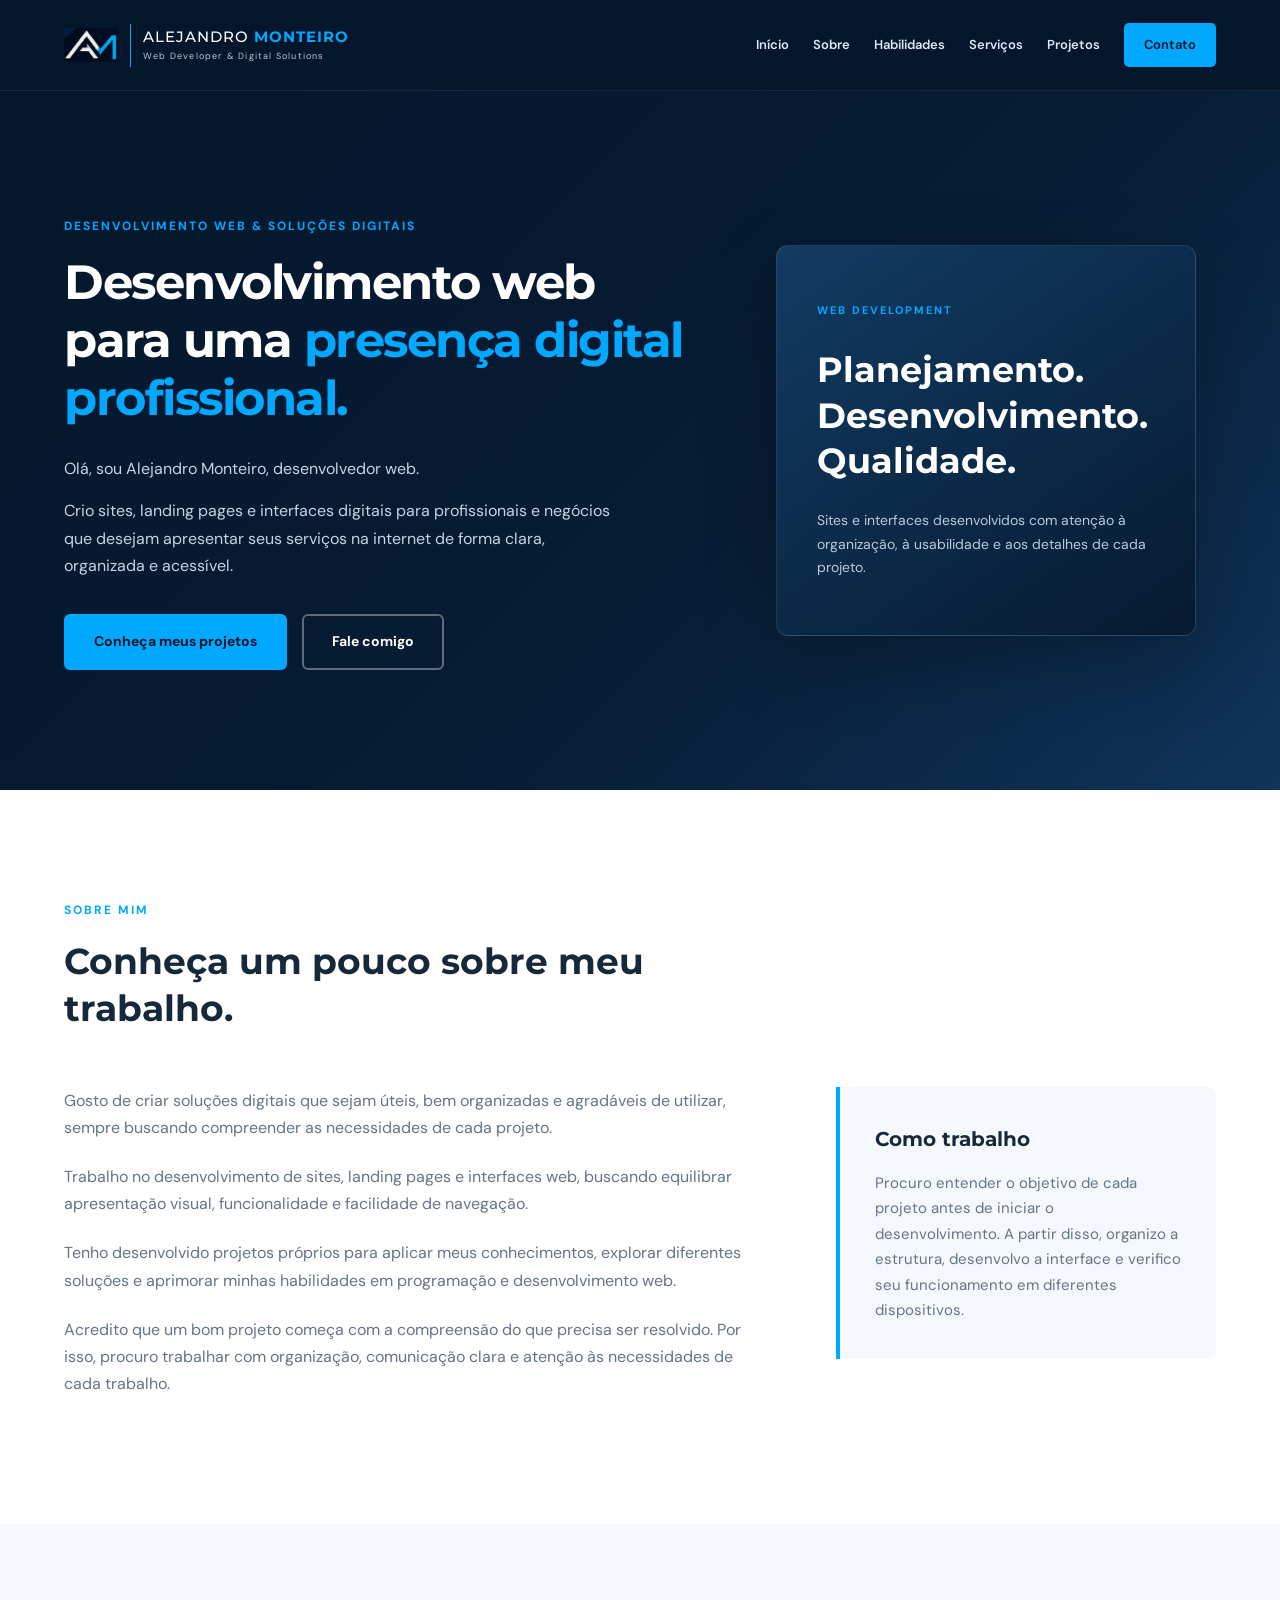
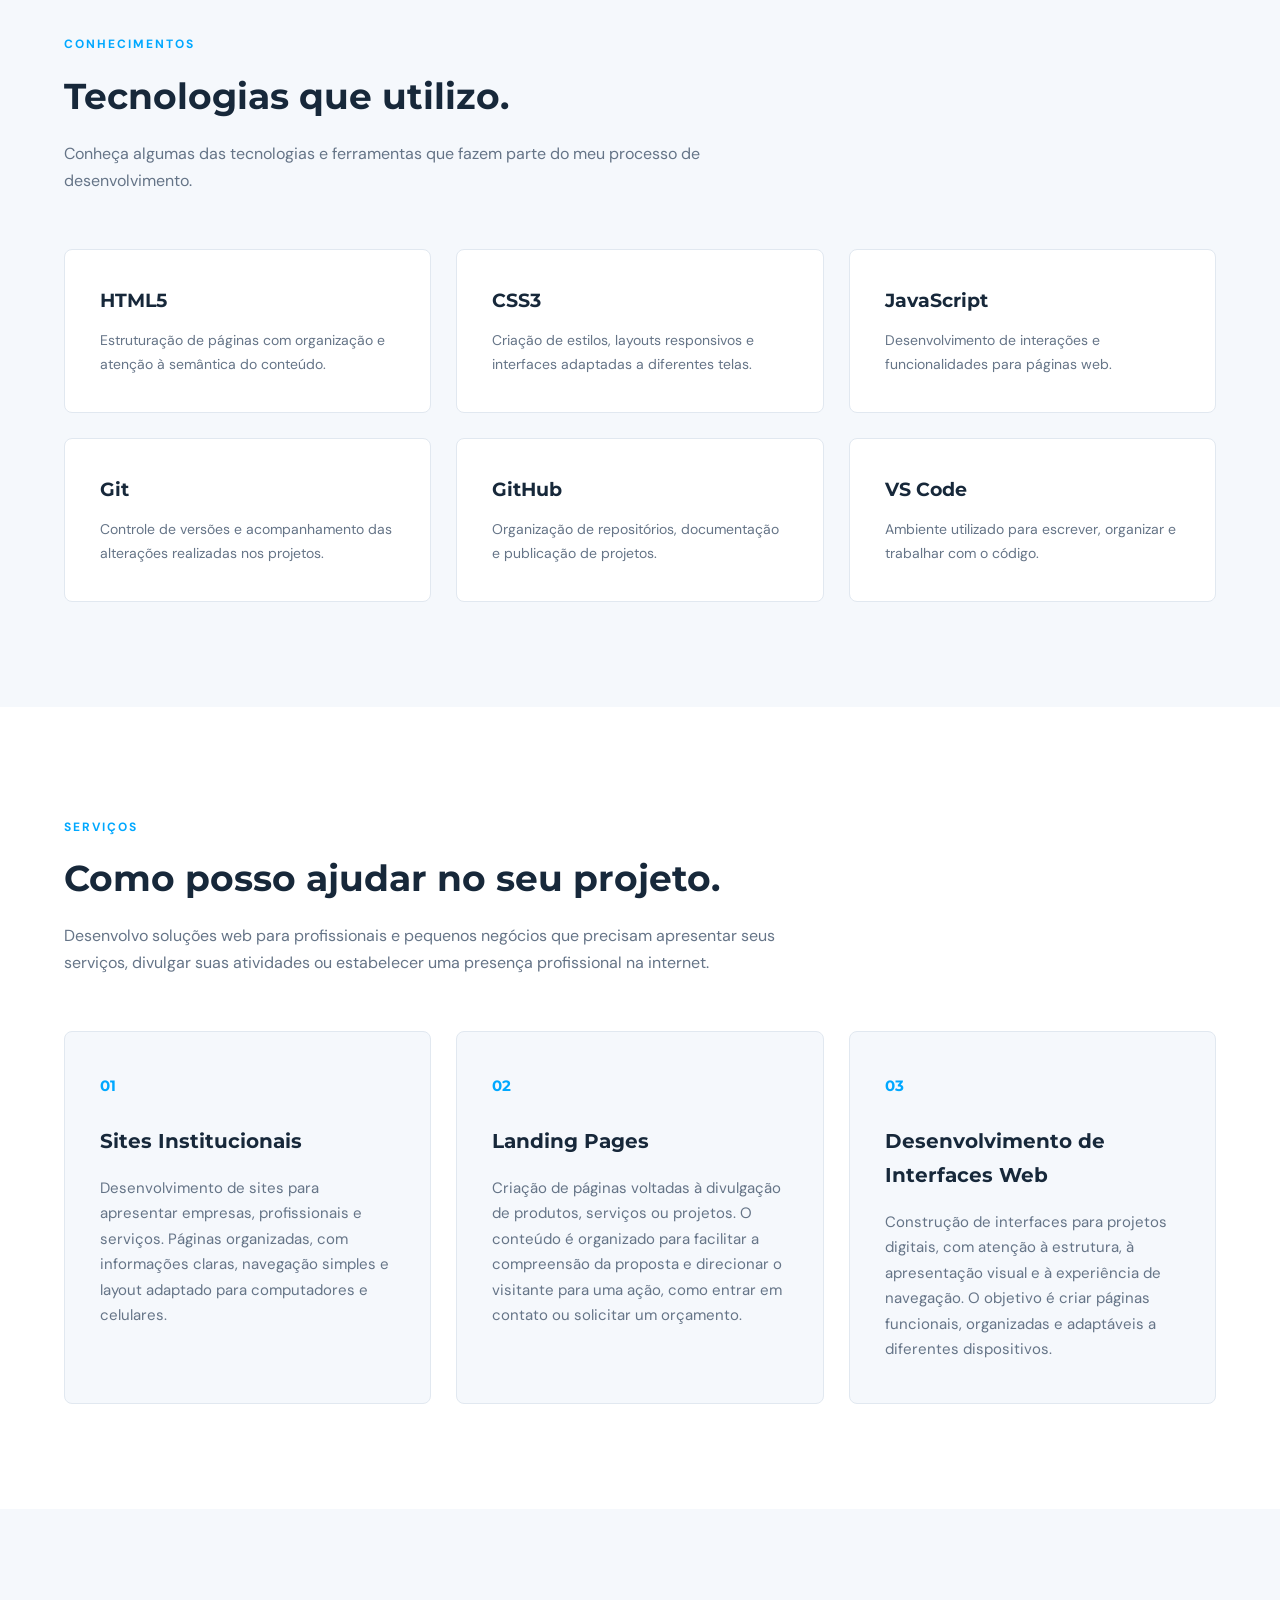
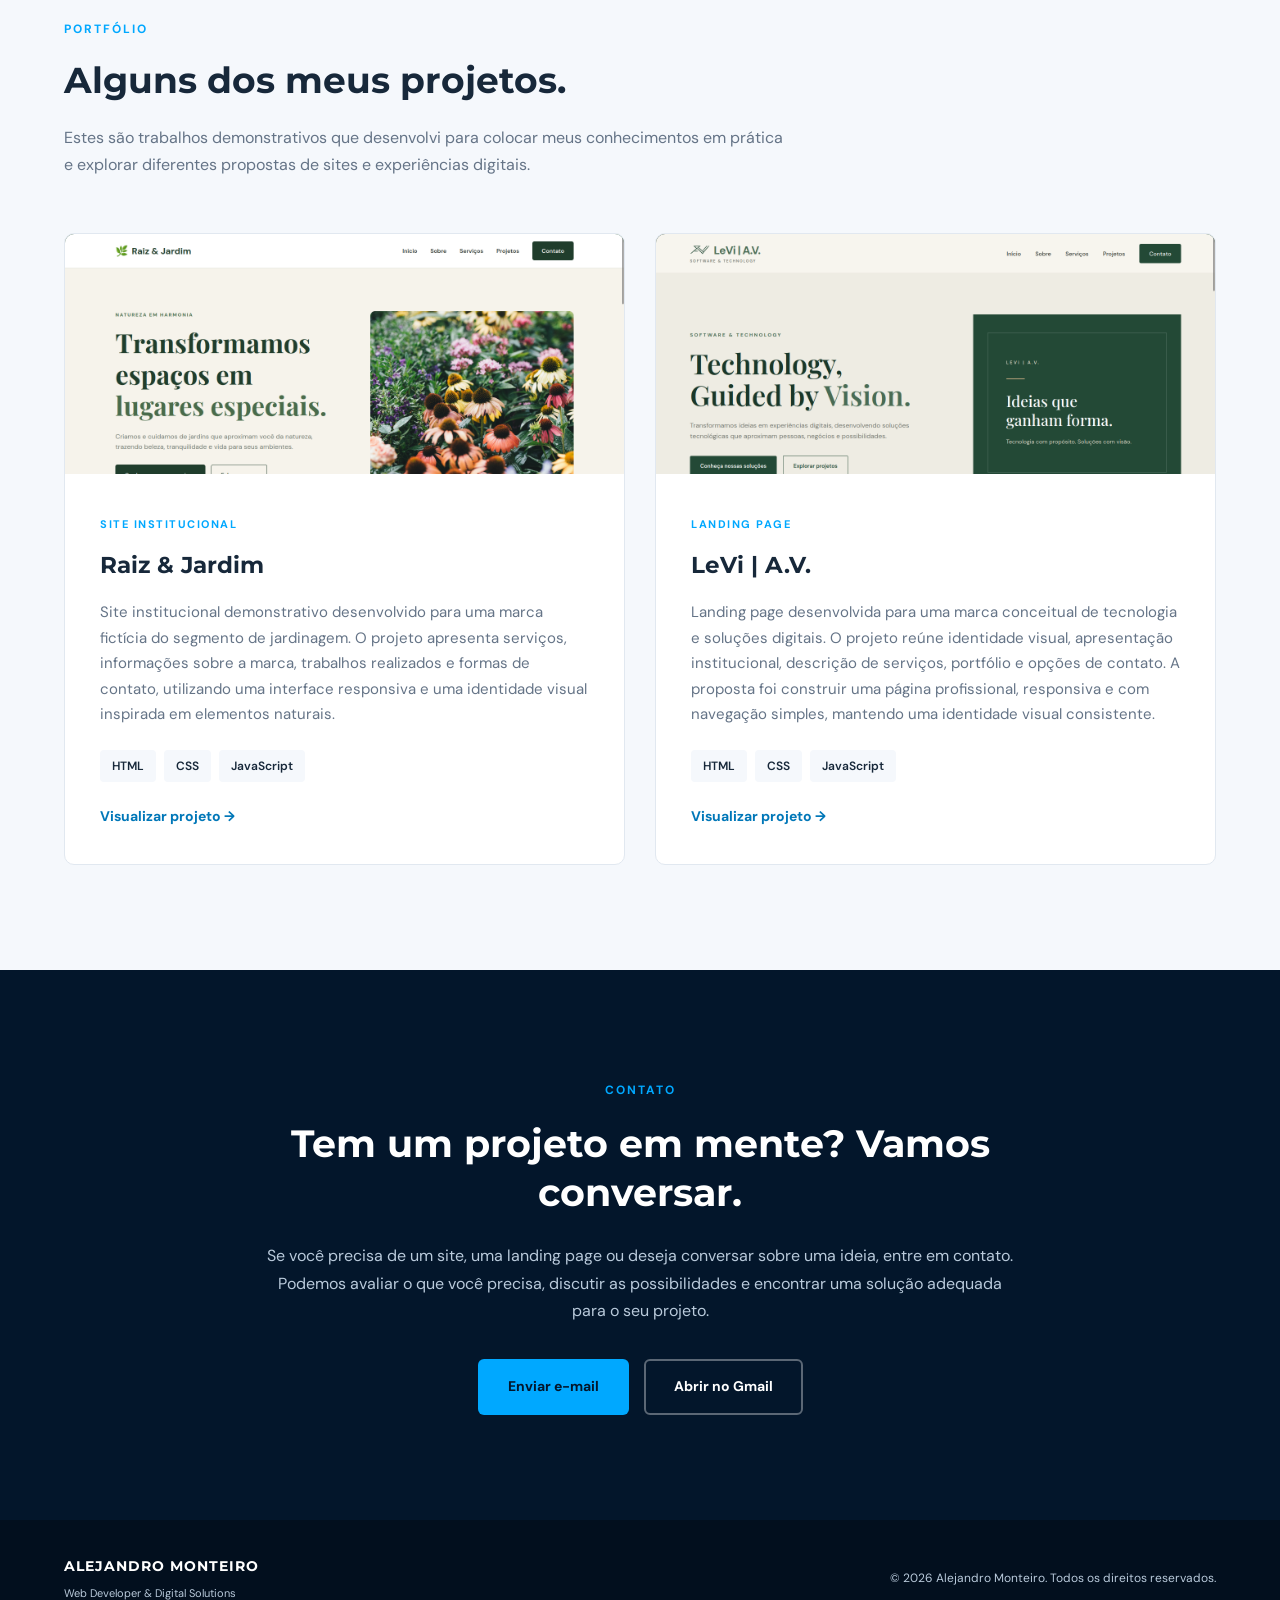
<file: index.html>
<!DOCTYPE html>

<html lang="pt-BR">

<head>

    <!-- Google Analytics -->
    <script async src="https://www.googletagmanager.com/gtag/js?id=G-6YXDHCV0WN"></script>
    <script>
        window.dataLayer = window.dataLayer || [];
        function gtag(){dataLayer.push(arguments);}
        gtag('js', new Date());
    </script>

    <link rel="icon" type="image/png" href="images/logo-am.png">

    <meta charset="UTF-8">

    <meta name="viewport" content="width=device-width, initial-scale=1.0">

    <meta name="description"
        content="Alejandro Monteiro — Desenvolvedor Web. Criação de sites, landing pages e soluções digitais profissionais.">

    <meta name="author" content="Alejandro Monteiro">

    <meta name="theme-color" content="#03162b">

    <!-- URL CANÔNICA PARA SEO -->
    <link rel="canonical" href="https://alemonteiro-coder.github.io/Alejandro-Monteiro-Portfolio/">

    <title>Alejandro Monteiro | Web Developer & Digital Solutions</title>

    <!-- Google Fonts -->

    <link rel="preconnect" href="https://fonts.googleapis.com">

    <link rel="preconnect" href="https://fonts.gstatic.com" crossorigin>

    <link
        href="https://fonts.googleapis.com/css2?family=DM+Sans:wght@400;500;600;700&family=Montserrat:wght@400;500;600;700;800&display=swap"
        rel="stylesheet">

    <!-- CSS -->

    <link rel="stylesheet" href="css/style.css">

</head>

<body>

    <!-- CABEÇALHO -->

    <header class="header">

        <div class="container header-content">

            <a href="#inicio" class="logo" aria-label="Alejandro Monteiro - Início">

                <div class="logo-symbol">

                    <img src="images/logo-am.png" alt="Monograma AM">

                </div>

                <div class="logo-divider"></div>

                <div class="logo-text">

                    <span class="logo-name">

                        ALEJANDRO <strong>MONTEIRO</strong>

                    </span>

                    <span class="logo-subtitle">

                        Web Developer & Digital Solutions

                    </span>

                </div>

            </a>

            <nav class="navigation" id="navigation" aria-label="Navegação principal">

                <a href="#inicio">Início</a>

                <a href="#sobre">Sobre</a>

                <a href="#habilidades">Habilidades</a>

                <a href="#servicos">Serviços</a>

                <a href="#projetos">Projetos</a>

                <a href="#contato" class="nav-contact">

                    Contato

                </a>

            </nav>

            <button
                class="menu-toggle"
                type="button"
                aria-label="Abrir menu"
                aria-controls="navigation"
                aria-expanded="false">

                <span></span>
                <span></span>
                <span></span>

            </button>

        </div>

    </header>

    <main>

        <!-- INÍCIO -->

        <section class="hero" id="inicio">

            <div class="container hero-content">

                <div class="hero-text">

                    <span class="section-label">

                        DESENVOLVIMENTO WEB & SOLUÇÕES DIGITAIS

                    </span>

                    <h1>

                        Desenvolvimento web para uma

                        <span>presença digital profissional.</span>

                    </h1>

                    <p>

                        Olá, sou Alejandro Monteiro, desenvolvedor web.

                    </p>

                    <p>

                        Crio sites, landing pages e interfaces digitais
                        para profissionais e negócios que desejam
                        apresentar seus serviços na internet de forma
                        clara, organizada e acessível.

                    </p>

                    <div class="hero-buttons">

                        <a href="#projetos" class="button button-primary">

                            Conheça meus projetos

                        </a>

                        <a href="#contato" class="button button-outline">

                            Fale comigo

                        </a>

                    </div>

                </div>

                <div class="hero-visual">

                    <div class="hero-card">

                        <span class="hero-card-label">

                            WEB DEVELOPMENT

                        </span>

                        <h2>

                            Planejamento.
                            <br>
                            Desenvolvimento.
                            <br>
                            Qualidade.

                        </h2>

                        <p>

                            Sites e interfaces desenvolvidos
                            com atenção à organização,
                            à usabilidade e aos detalhes
                            de cada projeto.

                        </p>

                    </div>

                </div>

            </div>

        </section>

        <!-- SOBRE MIM -->

        <section class="section about" id="sobre">

            <div class="container">

                <div class="section-heading">

                    <span class="section-label">

                        SOBRE MIM

                    </span>

                    <h2>

                        Conheça um pouco sobre meu trabalho.

                    </h2>

                </div>

                <div class="about-content">

                    <div class="about-text">

                        <p>

                            Gosto de criar soluções digitais
                            que sejam úteis, bem organizadas
                            e agradáveis de utilizar, sempre
                            buscando compreender as necessidades
                            de cada projeto.

                        </p>

                        <p>

                            Trabalho no desenvolvimento de sites,
                            landing pages e interfaces web,
                            buscando equilibrar apresentação visual,
                            funcionalidade e facilidade de navegação.

                        </p>

                        <p>

                            Tenho desenvolvido projetos próprios
                            para aplicar meus conhecimentos,
                            explorar diferentes soluções
                            e aprimorar minhas habilidades
                            em programação e desenvolvimento web.

                        </p>

                        <p>

                            Acredito que um bom projeto começa
                            com a compreensão do que precisa
                            ser resolvido. Por isso, procuro
                            trabalhar com organização,
                            comunicação clara e atenção
                            às necessidades de cada trabalho.

                        </p>

                    </div>

                    <div class="about-highlight">

                        <h3>

                            Como trabalho

                        </h3>

                        <p>

                            Procuro entender o objetivo de cada
                            projeto antes de iniciar o desenvolvimento.

                            A partir disso, organizo a estrutura,
                            desenvolvo a interface e verifico
                            seu funcionamento em diferentes
                            dispositivos.

                        </p>

                    </div>

                </div>

            </div>

        </section>

        <!-- HABILIDADES -->

        <section class="section skills" id="habilidades">

            <div class="container">

                <div class="section-heading">

                    <span class="section-label">

                        CONHECIMENTOS

                    </span>

                    <h2>

                        Tecnologias que utilizo.

                    </h2>

                    <p>

                        Conheça algumas das tecnologias
                        e ferramentas que fazem parte
                        do meu processo de desenvolvimento.

                    </p>

                </div>

                <div class="skills-grid">

                    <div class="skill-card">

                        <h3>HTML5</h3>

                        <p>

                            Estruturação de páginas com organização
                            e atenção à semântica do conteúdo.

                        </p>

                    </div>

                    <div class="skill-card">

                        <h3>CSS3</h3>

                        <p>

                            Criação de estilos, layouts responsivos
                            e interfaces adaptadas a diferentes telas.

                        </p>

                    </div>

                    <div class="skill-card">

                        <h3>JavaScript</h3>

                        <p>

                            Desenvolvimento de interações
                            e funcionalidades para páginas web.

                        </p>

                    </div>

                    <div class="skill-card">

                        <h3>Git</h3>

                        <p>

                            Controle de versões e acompanhamento
                            das alterações realizadas nos projetos.

                        </p>

                    </div>

                    <div class="skill-card">

                        <h3>GitHub</h3>

                        <p>

                            Organização de repositórios,
                            documentação e publicação de projetos.

                        </p>

                    </div>

                    <div class="skill-card">

                        <h3>VS Code</h3>

                        <p>

                            Ambiente utilizado para escrever,
                            organizar e trabalhar com o código.

                        </p>

                    </div>

                </div>

            </div>

        </section>

        <!-- SERVIÇOS -->

        <section class="section services" id="servicos">

            <div class="container">

                <div class="section-heading">

                    <span class="section-label">

                        SERVIÇOS

                    </span>

                    <h2>

                        Como posso ajudar no seu projeto.

                    </h2>

                    <p>

                        Desenvolvo soluções web para profissionais
                        e pequenos negócios que precisam
                        apresentar seus serviços, divulgar
                        suas atividades ou estabelecer
                        uma presença profissional na internet.

                    </p>

                </div>

                <div class="services-grid">

                    <article class="service-card">

                        <span class="service-number">01</span>

                        <h3>

                            Sites Institucionais

                        </h3>

                        <p>

                            Desenvolvimento de sites para apresentar
                            empresas, profissionais e serviços.

                            Páginas organizadas, com informações
                            claras, navegação simples e layout
                            adaptado para computadores e celulares.

                        </p>

                    </article>

                    <article class="service-card">

                        <span class="service-number">02</span>

                        <h3>

                            Landing Pages

                        </h3>

                        <p>

                            Criação de páginas voltadas à divulgação
                            de produtos, serviços ou projetos.

                            O conteúdo é organizado para facilitar
                            a compreensão da proposta e direcionar
                            o visitante para uma ação, como entrar
                            em contato ou solicitar um orçamento.

                        </p>

                    </article>

                    <article class="service-card">

                        <span class="service-number">03</span>

                        <h3>

                            Desenvolvimento de Interfaces Web

                        </h3>

                        <p>

                            Construção de interfaces para projetos
                            digitais, com atenção à estrutura,
                            à apresentação visual e à experiência
                            de navegação.

                            O objetivo é criar páginas funcionais,
                            organizadas e adaptáveis a diferentes
                            dispositivos.

                        </p>

                    </article>

                </div>

            </div>

        </section>

        <!-- PROJETOS -->

        <section class="section projects" id="projetos">

            <div class="container">

                <div class="section-heading">

                    <span class="section-label">

                        PORTFÓLIO

                    </span>

                    <h2>

                        Alguns dos meus projetos.

                    </h2>

                    <p>

                        Estes são trabalhos demonstrativos
                        que desenvolvi para colocar meus
                        conhecimentos em prática e explorar
                        diferentes propostas de sites
                        e experiências digitais.

                    </p>

                </div>

                <div class="projects-grid">

                    <!-- PROJETO 1 -->

                    <article class="project-card">

                        <div class="project-image project-image-one">

                            <img
                                src="images/raiz-jardim.png"
                                alt="Captura de tela do site demonstrativo Raiz & Jardim"
                                loading="lazy"
                                width="1366"
                                height="768">

                        </div>

                        <div class="project-info">

                            <span class="project-category">

                                SITE INSTITUCIONAL

                            </span>

                            <h3>

                                Raiz & Jardim

                            </h3>

                            <p>

                                Site institucional demonstrativo
                                desenvolvido para uma marca fictícia
                                do segmento de jardinagem.

                                O projeto apresenta serviços,
                                informações sobre a marca,
                                trabalhos realizados e formas
                                de contato, utilizando uma interface
                                responsiva e uma identidade visual
                                inspirada em elementos naturais.

                            </p>

                            <div class="project-technologies">

                                <span>HTML</span>

                                <span>CSS</span>

                                <span>JavaScript</span>

                            </div>

                            <!-- BOTÃO ADICIONADO: RAIZ & JARDIM -->

                            <a
                                href="https://alemonteiro-coder.github.io/Raiz-e-Jardim/"
                                class="project-link"
                                target="_blank"
                                rel="noopener noreferrer">

                                Visualizar projeto →

                            </a>

                        </div>

                    </article>

                    <!-- PROJETO 2 -->

                    <article class="project-card">

                        <div class="project-image project-image-two">

                            <img
                                src="images/levi-av.png"
                                alt="Captura de tela da landing page LeVi A.V."
                                loading="lazy"
                                width="1366"
                                height="768">

                        </div>

                        <div class="project-info">

                            <span class="project-category">

                                LANDING PAGE

                            </span>

                            <h3>

                                LeVi | A.V.

                            </h3>

                            <p>

                                Landing page desenvolvida para
                                uma marca conceitual de tecnologia
                                e soluções digitais.

                                O projeto reúne identidade visual,
                                apresentação institucional,
                                descrição de serviços,
                                portfólio e opções de contato.

                                A proposta foi construir uma página
                                profissional, responsiva e com
                                navegação simples, mantendo
                                uma identidade visual consistente.

                            </p>

                            <div class="project-technologies">

                                <span>HTML</span>

                                <span>CSS</span>

                                <span>JavaScript</span>

                            </div>

                            <a
                                href="https://alemonteiro-coder.github.io/LeVi-AV/"
                                class="project-link"
                                target="_blank"
                                rel="noopener noreferrer">

                                Visualizar projeto →

                            </a>

                        </div>

                    </article>

                </div>

            </div>

        </section>

        <!-- CONTATO -->

        <section class="section contact" id="contato">

            <div class="container">

                <div class="contact-content">

                    <span class="section-label">

                        CONTATO

                    </span>

                    <h2>

                        Tem um projeto em mente?
                        Vamos conversar.

                    </h2>

                    <p>

                        Se você precisa de um site,
                        uma landing page ou deseja
                        conversar sobre uma ideia,
                        entre em contato.

                        Podemos avaliar o que você precisa,
                        discutir as possibilidades
                        e encontrar uma solução adequada
                        para o seu projeto.

                    </p>

                    <div class="contact-buttons">

                        <a
                            href="mailto:alejandrodcmonteiro@gmail.com"
                            class="button button-primary">

                            Enviar e-mail

                        </a>

                        <a
                            href="https://mail.google.com/mail/?view=cm&amp;fs=1&amp;to=alejandrodcmonteiro@gmail.com"
                            class="button button-outline"
                            target="_blank"
                            rel="noopener noreferrer">

                            Abrir no Gmail

                        </a>

                    </div>

                </div>

            </div>

        </section>

    </main>

    <!-- RODAPÉ -->

    <footer class="footer">

        <div class="container footer-content">

            <div class="footer-brand">

                <strong>

                    ALEJANDRO MONTEIRO

                </strong>

                <span>

                    Web Developer & Digital Solutions

                </span>

            </div>

            <p>

                © <span id="current-year">2026</span>
                Alejandro Monteiro.
                Todos os direitos reservados.

            </p>

        </div>

    </footer>

    <!-- JAVASCRIPT -->

    <script src="js/script.js"></script>

</body>

</html>
</file>
<file: css/style.css>
/* =========================================
   CONFIGURAÇÕES GERAIS
========================================= */

:root {
    --navy-dark: #03162b;
    --navy: #071d35;
    --navy-light: #102d4a;

    --blue: #00a8ff;
    --blue-hover: #008bd6;

    --white: #ffffff;
    --background: #f5f8fc;

    --text-dark: #17283a;
    --text-light: #657487;

    --border: #e1e8f0;

    --font-main: "DM Sans", sans-serif;
    --font-heading: "Montserrat", sans-serif;

    --container-width: 1180px;

    --transition: 0.3s ease;
}


/* =========================================
   RESET
========================================= */

* {
    margin: 0;
    padding: 0;
    box-sizing: border-box;
}

html {
    scroll-behavior: smooth;
    scroll-padding-top: 90px;
}

body {
    font-family: var(--font-main);
    background: var(--white);
    color: var(--text-dark);
    line-height: 1.7;
    overflow-x: hidden;
}

a {
    text-decoration: none;
    color: inherit;
}

button {
    font: inherit;
}

img {
    max-width: 100%;
    height: auto;
}

.container {
    width: 90%;
    max-width: var(--container-width);
    margin: 0 auto;
}

.section {
    padding: 105px 0;
}

.section-label {
    display: inline-block;
    color: var(--blue);
    font-size: 12px;
    font-weight: 700;
    letter-spacing: 2px;
    text-transform: uppercase;
    margin-bottom: 18px;
}

.section-heading {
    max-width: 720px;
    margin-bottom: 55px;
}

.section-heading h2 {
    font-family: var(--font-heading);
    font-size: 36px;
    font-weight: 700;
    line-height: 1.3;
    margin-bottom: 20px;
}

.section-heading p {
    color: var(--text-light);
    font-size: 16px;
}


/* =========================================
   BOTÕES
========================================= */

.button {
    display: inline-flex;
    align-items: center;
    justify-content: center;

    padding: 14px 28px;

    border-radius: 6px;

    font-size: 14px;
    font-weight: 700;

    transition: var(--transition);

    cursor: pointer;

    border: 2px solid transparent;
}

.button-primary {
    background: var(--blue);
    color: var(--navy-dark);
}

.button-primary:hover {
    background: var(--blue-hover);
    color: var(--white);
}

.button-outline {
    background: transparent;
    color: var(--white);
    border-color: rgba(255, 255, 255, 0.35);
}

.button-outline:hover {
    border-color: var(--blue);
    color: var(--blue);
}


/* =========================================
   CABEÇALHO
========================================= */

.header {
    position: sticky;
    top: 0;
    z-index: 1000;

    background: var(--navy-dark);

    border-bottom: 1px solid rgba(255, 255, 255, 0.08);
}

.header-content {
    min-height: 90px;

    display: flex;
    align-items: center;
    justify-content: space-between;

    gap: 30px;
}

.logo {
    display: flex;
    align-items: center;

    gap: 12px;

    flex-shrink: 0;
}

.logo-symbol {
    width: 54px;
    height: 54px;

    display: flex;
    align-items: center;
    justify-content: center;
}

.logo-symbol img {
    width: 100%;
    height: 100%;
    object-fit: contain;
}

.logo-divider {
    width: 1px;
    height: 43px;
    background: var(--blue);
}

.logo-text {
    display: flex;
    flex-direction: column;

    line-height: 1.2;
}

.logo-name {
    color: var(--white);

    font-family: var(--font-heading);

    font-size: 15px;
    font-weight: 500;

    letter-spacing: 1px;

    white-space: nowrap;
}

.logo-name strong {
    color: var(--blue);
    font-weight: 700;
}

.logo-subtitle {
    color: #b5c8dc;

    font-size: 9px;

    letter-spacing: 1.2px;

    margin-top: 5px;

    white-space: nowrap;
}


/* =========================================
   NAVEGAÇÃO
========================================= */

.navigation {
    display: flex;
    align-items: center;

    gap: 24px;
}

.navigation a {
    color: #dce8f5;

    font-size: 13px;
    font-weight: 600;

    transition: var(--transition);
}

.navigation a:hover {
    color: var(--blue);
}

.navigation .nav-contact {
    background: var(--blue);

    color: var(--navy-dark);

    padding: 11px 20px;

    border-radius: 5px;
}

.navigation .nav-contact:hover {
    background: var(--blue-hover);
    color: var(--white);
}

.menu-toggle {
    display: none;

    background: transparent;
    border: none;

    cursor: pointer;

    flex-direction: column;

    gap: 5px;
}

.menu-toggle span {
    display: block;

    width: 25px;
    height: 2px;

    background: var(--white);
}


/* =========================================
   HERO
========================================= */

.hero {
    background:
        linear-gradient(
            135deg,
            var(--navy-dark) 0%,
            var(--navy) 60%,
            #10345a 100%
        );

    color: var(--white);

    padding: 120px 0;
}

.hero-content {
    display: grid;

    grid-template-columns: 1.15fr 0.85fr;

    align-items: center;

    gap: 70px;
}

.hero-text h1 {
    font-family: var(--font-heading);

    font-size: 48px;
    font-weight: 700;

    line-height: 1.2;

    letter-spacing: -1.5px;

    margin-bottom: 28px;
}

.hero-text h1 span {
    color: var(--blue);
}

.hero-text p {
    color: #c5d4e3;

    font-size: 16px;

    max-width: 560px;

    margin-bottom: 35px;
}

.hero-buttons {
    display: flex;

    gap: 15px;

    flex-wrap: wrap;
}


/* =========================================
   CARTÃO DO HERO
========================================= */

.hero-visual {
    display: flex;
    justify-content: center;
}

.hero-card {
    width: 100%;

    max-width: 420px;

    padding: 55px 40px;

    background:
        linear-gradient(
            145deg,
            #123b63,
            #061a30
        );

    border: 1px solid rgba(255, 255, 255, 0.12);

    border-radius: 12px;

    box-shadow: 0 25px 70px rgba(0, 0, 0, 0.25);
}

.hero-card-label {
    display: block;

    color: var(--blue);

    font-size: 11px;

    font-weight: 700;

    letter-spacing: 2px;

    margin-bottom: 28px;
}

.hero-card h2 {
    font-family: var(--font-heading);

    font-size: 35px;

    line-height: 1.3;

    margin-bottom: 25px;
}

.hero-card p {
    color: #b9cadb;

    font-size: 14px;
}


/* =========================================
   SOBRE MIM
========================================= */

.about {
    background: var(--white);
}

.about-content {
    display: grid;

    grid-template-columns: 1.3fr 0.7fr;

    gap: 65px;

    align-items: start;
}

.about-text p {
    color: var(--text-light);

    margin-bottom: 22px;

    font-size: 16px;
}

.about-highlight {
    background: var(--background);

    border-left: 4px solid var(--blue);

    padding: 35px;

    border-radius: 0 8px 8px 0;
}

.about-highlight h3 {
    font-family: var(--font-heading);

    font-size: 20px;

    margin-bottom: 15px;
}

.about-highlight p {
    color: var(--text-light);

    font-size: 15px;
}


/* =========================================
   HABILIDADES
========================================= */

.skills {
    background: var(--background);
}

.skills-grid {
    display: grid;

    grid-template-columns: repeat(3, 1fr);

    gap: 25px;
}

.skill-card {
    background: var(--white);

    padding: 35px;

    border: 1px solid var(--border);

    border-radius: 8px;

    transition: var(--transition);
}

.skill-card:hover {
    transform: translateY(-5px);

    border-color: var(--blue);

    box-shadow: 0 12px 30px rgba(0, 40, 80, 0.08);
}

.skill-card h3 {
    font-family: var(--font-heading);

    font-size: 19px;

    margin-bottom: 12px;
}

.skill-card p {
    color: var(--text-light);

    font-size: 14px;
}


/* =========================================
   SERVIÇOS
========================================= */

.services {
    background: var(--white);
}

.services-grid {
    display: grid;

    grid-template-columns: repeat(3, 1fr);

    gap: 25px;
}

.service-card {
    padding: 40px 35px;

    background: var(--background);

    border: 1px solid var(--border);

    border-radius: 8px;

    transition: var(--transition);
}

.service-card:hover {
    border-color: var(--blue);

    transform: translateY(-5px);
}

.service-number {
    display: inline-block;

    font-family: var(--font-heading);

    font-size: 15px;

    color: var(--blue);

    font-weight: 700;

    margin-bottom: 25px;
}

.service-card h3 {
    font-family: var(--font-heading);

    font-size: 20px;

    margin-bottom: 18px;
}

.service-card p {
    color: var(--text-light);

    font-size: 15px;
}


/* =========================================
   PROJETOS
========================================= */

.projects {
    background: var(--background);
}

.projects-grid {
    display: grid;

    grid-template-columns: repeat(2, 1fr);

    gap: 30px;
}

.project-card {
    background: var(--white);

    border: 1px solid var(--border);

    border-radius: 10px;

    overflow: hidden;

    transition: var(--transition);
}

.project-card:hover {
    transform: translateY(-5px);

    box-shadow: 0 15px 40px rgba(0, 40, 80, 0.08);
}

.project-image {
    height: 240px;

    display: flex;
    align-items: center;
    justify-content: center;

    padding: 25px;

    text-align: center;
}

.project-image span {
    font-family: var(--font-heading);

    font-size: 28px;

    font-weight: 700;

    letter-spacing: 1px;
}

.project-image-one {
    background: linear-gradient(135deg, #1d4835, #4e795b);

    color: var(--white);
}

.project-image-two {
    background: linear-gradient(135deg, #193729, #315b43);

    color: #f7f5ee;
}

.project-info {
    padding: 35px;
}

.project-category {
    display: inline-block;

    color: var(--blue);

    font-size: 11px;

    font-weight: 700;

    letter-spacing: 1.5px;

    margin-bottom: 12px;
}

.project-info h3 {
    font-family: var(--font-heading);

    font-size: 23px;

    margin-bottom: 15px;
}

.project-info p {
    color: var(--text-light);

    font-size: 15px;

    margin-bottom: 22px;
}

.project-technologies {
    display: flex;

    flex-wrap: wrap;

    gap: 8px;

    margin-bottom: 20px;
}

.project-technologies span {
    background: var(--background);

    color: var(--text-dark);

    padding: 6px 12px;

    border-radius: 4px;

    font-size: 12px;

    font-weight: 600;
}

.project-link {
    color: #0077b8;

    font-size: 14px;

    font-weight: 700;

    transition: var(--transition);
}

.project-link:hover {
    color: var(--navy-dark);
}


/* =========================================
   CONTATO
========================================= */

.contact {
    background: var(--navy-dark);

    color: var(--white);
}

.contact-content {
    max-width: 750px;

    margin: 0 auto;

    text-align: center;
}

.contact-content h2 {
    font-family: var(--font-heading);

    font-size: 38px;

    line-height: 1.3;

    margin-bottom: 25px;
}

.contact-content p {
    color: #b9cadb;

    font-size: 16px;

    margin-bottom: 35px;
}

.contact-buttons {
    display: flex;

    justify-content: center;

    gap: 15px;

    flex-wrap: wrap;
}


/* =========================================
   RODAPÉ
========================================= */

.footer {
    background: #020f1e;

    color: #b9cadb;

    padding: 35px 0;
}

.footer-content {
    display: flex;

    justify-content: space-between;

    align-items: center;

    gap: 30px;
}

.footer-brand {
    display: flex;
    flex-direction: column;
}

.footer-brand strong {
    color: var(--white);

    font-family: var(--font-heading);

    font-size: 14px;

    letter-spacing: 1px;
}

.footer-brand span {
    font-size: 11px;

    margin-top: 5px;
}

.footer-content p {
    font-size: 12px;
}


/* =========================================
   RESPONSIVIDADE — TABLET
========================================= */

@media (max-width: 1100px) {

    .header-content {
        gap: 15px;
    }

    .navigation {
        gap: 14px;
    }

    .navigation a {
        font-size: 12px;
    }

    .logo-name {
        font-size: 13px;
    }

    .hero-content {
        gap: 40px;
    }

    .hero-text h1 {
        font-size: 42px;
    }

}


/* =========================================
   RESPONSIVIDADE — MENU MOBILE
========================================= */

@media (max-width: 900px) {

    .header-content {
        min-height: 80px;
    }

    .menu-toggle {
        display: flex;
    }

    .navigation {
        display: none;

        position: absolute;

        top: 100%;
        left: 0;

        width: 100%;

        background: var(--navy-dark);

        padding: 25px 5%;

        flex-direction: column;

        align-items: stretch;

        gap: 20px;

        border-top: 1px solid rgba(255, 255, 255, 0.1);
    }

    .navigation.active {
        display: flex;
    }

    .navigation a {
        font-size: 14px;
    }

    .navigation .nav-contact {
        text-align: center;
    }

    .hero-content {
        grid-template-columns: 1fr;
    }

    .hero-text {
        max-width: 720px;
    }

    .hero-visual {
        justify-content: flex-start;
    }

    .about-content {
        grid-template-columns: 1fr;
        gap: 35px;
    }

    .skills-grid {
        grid-template-columns: repeat(2, 1fr);
    }

    .services-grid {
        grid-template-columns: repeat(2, 1fr);
    }

}


/* =========================================
   RESPONSIVIDADE — CELULAR
========================================= */

@media (max-width: 600px) {

    .section {
        padding: 75px 0;
    }

    .section-heading {
        margin-bottom: 35px;
    }

    .section-heading h2 {
        font-size: 28px;
    }

    .logo-symbol {
        width: 42px;
        height: 42px;
    }

    .logo-divider {
        height: 35px;
    }

    .logo-name {
        font-size: 11px;
        letter-spacing: 0.5px;
    }

    .logo-subtitle {
        font-size: 7px;
        letter-spacing: 0.5px;
    }

    .hero {
        padding: 85px 0;
    }

    .hero-text h1 {
        font-size: 34px;
        letter-spacing: -1px;
    }

    .hero-text p {
        font-size: 15px;
    }

    .hero-buttons {
        flex-direction: column;
        align-items: stretch;
    }

    .hero-buttons .button {
        width: 100%;
    }

    .hero-card {
        padding: 40px 30px;
    }

    .hero-card h2 {
        font-size: 29px;
    }

    .skills-grid {
        grid-template-columns: 1fr;
    }

    .services-grid {
        grid-template-columns: 1fr;
    }

    .projects-grid {
        grid-template-columns: 1fr;
    }

    .project-image {
        height: 200px;
    }

    .project-image span {
        font-size: 23px;
    }

    .project-info {
        padding: 28px;
    }

    .contact-content h2 {
        font-size: 29px;
    }

    .contact-buttons {
        flex-direction: column;
    }

    .contact-buttons .button {
        width: 100%;
    }

    .footer-content {
        flex-direction: column;
        text-align: center;
        gap: 20px;
    }

}


/* =========================================
   ACESSIBILIDADE
========================================= */

a:focus-visible,
button:focus-visible {
    outline: 3px solid var(--blue);
    outline-offset: 4px;
}

@media (prefers-reduced-motion: reduce) {

    html {
        scroll-behavior: auto;
    }

    *,
    *::before,
    *::after {
        transition-duration: 0.01ms !important;
        animation-duration: 0.01ms !important;
    }

}


/* =========================================
   ESPAÇAMENTO DA APRESENTAÇÃO INICIAL
========================================= */

.hero-text p + p {
    margin-top: -20px;
}


/* =========================================
   IMAGENS REAIS DOS PROJETOS
========================================= */

.project-image {
    overflow: hidden;
    padding: 0;
}

.project-image img {
    display: block;
    width: 100%;
    height: 100%;
    object-fit: cover;
    object-position: top center;
    transition: transform 0.3s ease;
}

@media (hover: hover) {

    .project-card:hover .project-image img {
        transform: scale(1.03);
    }

}

@media (prefers-reduced-motion: reduce) {

    .project-image img {
        transition: none;
    }

}
</file>
